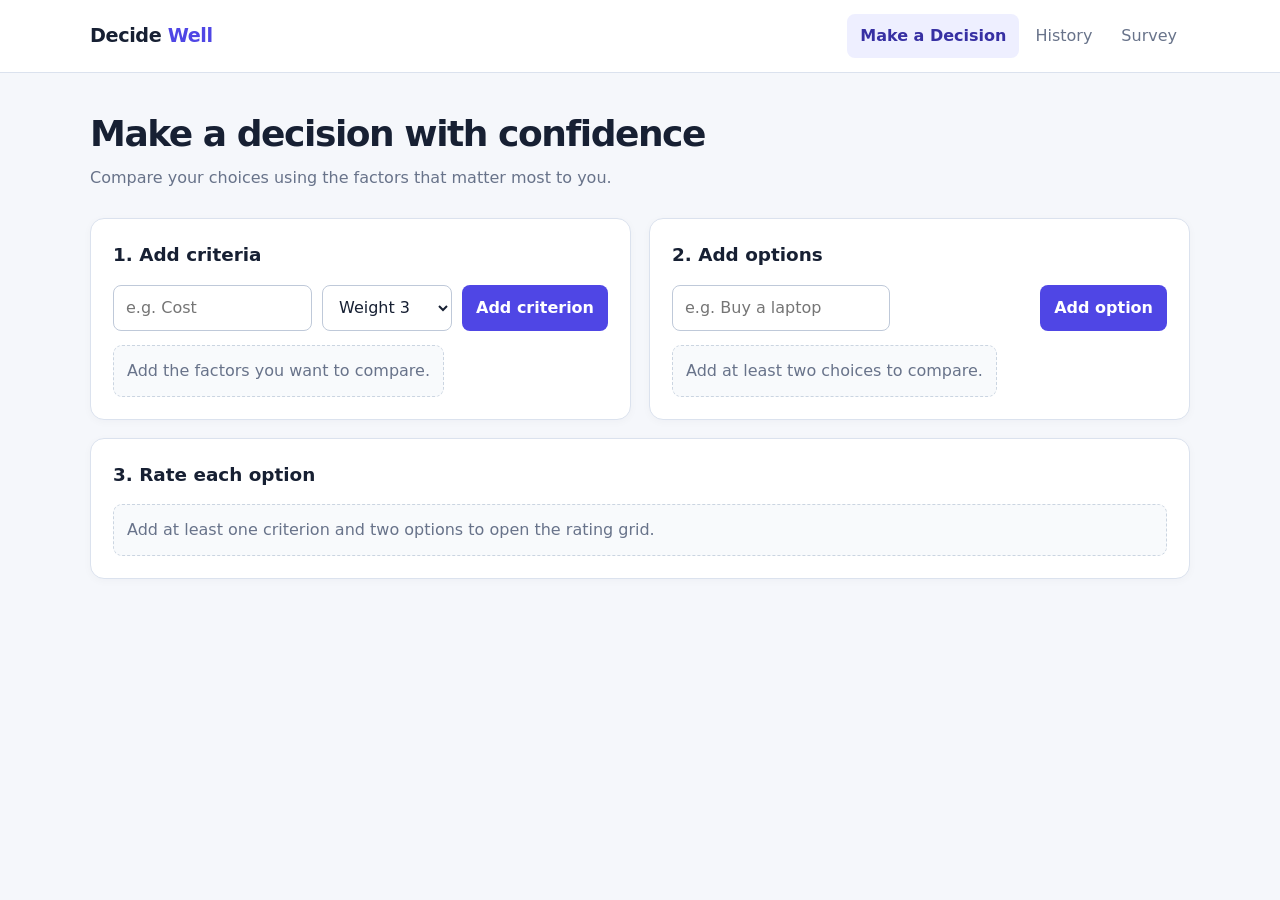
<file: index.html>
<!doctype html>
<html lang="en">
<head>
  <meta charset="utf-8">
  <meta name="viewport" content="width=device-width, initial-scale=1">
  <title>Decide Well | Student Research Tool</title>
  <style>
    :root { --accent:#4f46e5; --accent-dark:#3730a3; --ink:#172033; --muted:#68738a; --line:#dbe2ee; --bg:#f5f7fb; --card:#fff; --success:#18794e; --danger:#c43b4d; --warning:#9b6100; }
    * { box-sizing:border-box; }
    body { margin:0; color:var(--ink); background:var(--bg); font:16px/1.5 system-ui,-apple-system,BlinkMacSystemFont,"Segoe UI",sans-serif; }
    header { background:#fff; border-bottom:1px solid var(--line); position:sticky; top:0; z-index:5; }
    .header-inner, main { width:min(1100px, calc(100% - 32px)); margin:auto; }
    .header-inner { display:flex; justify-content:space-between; align-items:center; gap:20px; min-height:72px; }
    .brand { font-size:1.2rem; font-weight:800; letter-spacing:-.02em; } .brand span { color:var(--accent); }
    nav { display:flex; gap:3px; } .tab { border:0; background:transparent; color:var(--muted); cursor:pointer; font:inherit; padding:10px 13px; border-radius:8px; }
    .tab:hover, .tab.active { background:#eeefff; color:var(--accent-dark); font-weight:700; }
    main { padding:34px 0 60px; } .panel { display:none; } .panel.active { display:block; }
    h1 { font-size:clamp(1.65rem,4vw,2.25rem); letter-spacing:-.04em; margin:0 0 5px; } h2 { font-size:1.15rem; margin:0 0 16px; } .intro { color:var(--muted); margin:0 0 28px; }
    .card { background:var(--card); border:1px solid var(--line); border-radius:14px; padding:22px; margin-bottom:18px; box-shadow:0 2px 8px #19264a08; }
    .add-row { display:grid; grid-template-columns:minmax(0,1fr) 130px auto; gap:10px; } input, select, button { font:inherit; } input, select { width:100%; padding:10px 12px; border:1px solid #bfc9d9; border-radius:8px; background:#fff; color:var(--ink); } input:focus, select:focus { outline:3px solid #c7d2fe; border-color:var(--accent); }
    button { cursor:pointer; border:0; border-radius:8px; padding:10px 14px; font-weight:700; } button:focus-visible { outline:3px solid #c7d2fe; outline-offset:2px; } .primary { background:var(--accent); color:#fff; } .primary:hover { background:var(--accent-dark); } .secondary { background:#eef1f7; color:var(--ink); } .danger { background:#fff0f1; color:var(--danger); } .small { padding:7px 10px; font-size:.86rem; }
    .item-list { display:flex; flex-wrap:wrap; gap:8px; margin-top:14px; } .item { display:inline-flex; align-items:center; gap:7px; padding:7px 8px 7px 11px; background:#f0f2ff; color:#32328d; border-radius:999px; font-size:.9rem; } .item button { padding:0; background:none; color:#5359a5; font-size:1.25rem; line-height:1; }
    .hint, .empty { color:var(--muted); background:#f8fafc; border:1px dashed #cbd5e1; border-radius:9px; padding:13px; } .warning { display:none; margin:0 0 16px; padding:10px 12px; color:#8a3900; background:#fff5e8; border-left:4px solid #e89c32; border-radius:5px; } .warning.show { display:block; }
    .split { display:grid; grid-template-columns:1fr 1fr; gap:18px; } .ratings { overflow-x:auto; } table { width:100%; border-collapse:collapse; } th { color:var(--muted); font-size:.78rem; text-transform:uppercase; letter-spacing:.05em; text-align:left; } th, td { padding:12px 10px; border-bottom:1px solid var(--line); vertical-align:middle; } .ratings th, .ratings td { white-space:nowrap; } .ratings select { min-width:70px; }
    .sure-row { display:flex; align-items:center; gap:14px; } input[type="range"] { padding:0; accent-color:var(--accent); } .sure-value { color:var(--accent); font-weight:800; min-width:30px; }
    .results { display:none; } .results.show { display:block; } .score-row { display:grid; grid-template-columns:130px 1fr 55px; align-items:center; gap:10px; margin:11px 0; } .bar-track { height:28px; border-radius:6px; background:#e8ecf4; overflow:hidden; } .bar { height:100%; background:#8587d8; display:flex; align-items:center; min-width:2px; transition:width .45s ease; } .score-row.winner .bar { background:var(--success); } .winner-label { color:var(--success); font-weight:800; } .stat-grid { display:grid; grid-template-columns:repeat(4,1fr); gap:12px; margin-top:22px; } .stat { background:#f7f8ff; border:1px solid #e1e4ff; padding:15px; border-radius:10px; } .stat b { display:block; color:var(--accent-dark); font-size:1.55rem; letter-spacing:-.04em; } .stat span { color:var(--muted); font-size:.85rem; }
    .summary { display:grid; grid-template-columns:repeat(3,1fr); gap:14px; } .summary .stat { background:#fff; } .history-actions { display:flex; flex-wrap:wrap; gap:10px; justify-content:space-between; align-items:center; margin-bottom:17px; } .history-actions > div { display:flex; flex-wrap:wrap; gap:10px; } .history-table { overflow-x:auto; } .feedback { display:flex; gap:7px; align-items:center; min-width:165px; } .feedback select { padding:6px; min-width:55px; } .satisfied { color:var(--success); font-weight:700; }
    .survey-grid { display:grid; grid-template-columns:repeat(2,1fr); gap:18px; } .survey-section { grid-column:1/-1; margin:6px 0 0; padding:9px 12px; color:var(--accent-dark); background:#eef0ff; border-radius:8px; font-size:.95rem; } .field { margin-bottom:18px; } .field label:first-child, legend { display:block; font-weight:700; margin-bottom:7px; } fieldset { padding:0; margin:0; border:0; } .choices { display:flex; flex-wrap:wrap; gap:8px; } .choice { border:1px solid var(--line); border-radius:8px; padding:7px 10px; color:#43506a; cursor:pointer; } .choice input { width:auto; margin-right:5px; accent-color:var(--accent); } .survey-question.invalid { outline:3px solid #fed7aa; outline-offset:5px; border-radius:7px; } .other-input { margin-top:8px; } .thanks { display:none; color:var(--success); font-weight:700; margin-left:12px; } .thanks.show { display:inline; }
    @media (max-width:700px) { .header-inner { min-height:64px; } .brand { font-size:1rem; } .tab { font-size:.84rem; padding:8px; } main { width:min(100% - 24px,1100px); padding-top:24px; } .card { padding:16px; } .split, .survey-grid { grid-template-columns:1fr; } .stat-grid { grid-template-columns:repeat(2,1fr); } .summary { grid-template-columns:1fr; } .add-row { grid-template-columns:1fr 105px; } .add-row button { grid-column:1/-1; } .score-row { grid-template-columns:90px 1fr 42px; font-size:.86rem; } }
  </style>
</head>
<body>
  <header><div class="header-inner"><div class="brand">Decide <span>Well</span></div><nav aria-label="Main navigation"><button class="tab active" data-tab="decision">Make a Decision</button><button class="tab" data-tab="history">History</button><button class="tab" data-tab="survey">Survey</button></nav></div></header>
  <main>
    <section id="decision" class="panel active">
      <h1>Make a decision with confidence</h1><p class="intro">Compare your choices using the factors that matter most to you.</p>
      <p id="decision-warning" class="warning" role="alert"></p>
      <div class="split">
        <div class="card"><h2>1. Add criteria</h2><div class="add-row"><input id="criterion-name" maxlength="60" placeholder="e.g. Cost" aria-label="Criterion name"><select id="criterion-weight" aria-label="Criterion importance"><option value="1">Weight 1</option><option value="2">Weight 2</option><option value="3" selected>Weight 3</option><option value="4">Weight 4</option><option value="5">Weight 5</option></select><button id="add-criterion" class="primary">Add criterion</button></div><div id="criteria-list" class="item-list"><span class="hint">Add the factors you want to compare.</span></div></div>
        <div class="card"><h2>2. Add options</h2><div class="add-row"><input id="option-name" maxlength="60" placeholder="e.g. Buy a laptop" aria-label="Option name"><span></span><button id="add-option" class="primary">Add option</button></div><div id="options-list" class="item-list"><span class="hint">Add at least two choices to compare.</span></div></div>
      </div>
      <div class="card"><h2>3. Rate each option</h2><div id="ratings-empty" class="empty">Add at least one criterion and two options to open the rating grid.</div><div id="ratings-wrap" class="ratings" hidden></div></div>
      <div id="confidence-card" class="card" hidden><h2>4. Your confidence</h2><div class="sure-row"><label for="sureness">How sure are you about this decision?</label><input id="sureness" type="range" min="1" max="10" value="5"><output id="sureness-value" class="sure-value">5/10</output></div><button id="decide-button" class="primary" style="margin-top:18px">Decide</button></div>
      <div id="results" class="card results"><h2>Results</h2><p id="winner-text"></p><div id="score-chart"></div><div class="stat-grid"><div class="stat"><b id="quality-stat">—</b><span>Quality</span></div><div class="stat"><b id="certainty-stat">—</b><span>Certainty</span></div><div class="stat"><b id="clarity-stat">—</b><span>Clarity</span></div><div class="stat"><b id="dci-stat">—</b><span>Decision Confidence Index</span></div></div><p id="time-stat" class="intro" style="margin:18px 0 0"></p></div>
    </section>

    <section id="history" class="panel"><h1>Your decision history</h1><p class="intro">Review your past choices and download data for your research.</p><div id="history-summary" class="summary"></div><div class="card"><div class="history-actions"><h2 style="margin:0">Saved decisions</h2><div><button id="download-history" class="secondary">Download all data (JSON)</button><button id="clear-history" class="danger">Clear history</button></div></div><div id="history-content"></div></div></section>

    <section id="survey" class="panel"><h1>Student decision survey</h1><p class="intro">Your answers support this research project. They are saved only in this browser.</p><div class="card"><form id="survey-form"><div class="survey-grid">
      <div><div class="field"><label for="age">Age (14–24)</label><input id="age" name="age" type="number" min="14" max="24" required></div><div class="field"><fieldset><legend>How often do you feel stuck deciding what to do first?</legend><div class="choices" data-radio="stuck"><label class="choice"><input required type="radio" name="stuck" value="Never">Never</label><label class="choice"><input type="radio" name="stuck" value="Rarely">Rarely</label><label class="choice"><input type="radio" name="stuck" value="Sometimes">Sometimes</label><label class="choice"><input type="radio" name="stuck" value="Often">Often</label><label class="choice"><input type="radio" name="stuck" value="Very Often">Very Often</label></div></fieldset></div><div class="field"><fieldset><legend>How often do you delay starting because you can't decide?</legend><div class="choices"><label class="choice"><input required type="radio" name="delay" value="Never">Never</label><label class="choice"><input type="radio" name="delay" value="Rarely">Rarely</label><label class="choice"><input type="radio" name="delay" value="Sometimes">Sometimes</label><label class="choice"><input type="radio" name="delay" value="Often">Often</label><label class="choice"><input type="radio" name="delay" value="Very Often">Very Often</label></div></fieldset></div><div class="field"><label for="confidence-after">Confidence after a decision? (1–5)</label><select id="confidence-after" name="confidenceAfter" required><option value="">Select…</option><option>1</option><option>2</option><option>3</option><option>4</option><option>5</option></select></div></div>
      <div><div class="field"><fieldset><legend>Time to decide what to start?</legend><div class="choices"><label class="choice"><input required type="radio" name="decisionTime" value="under 1 min">Under 1 min</label><label class="choice"><input type="radio" name="decisionTime" value="1-5 min">1–5 min</label><label class="choice"><input type="radio" name="decisionTime" value="5-15 min">5–15 min</label><label class="choice"><input type="radio" name="decisionTime" value="more">More</label></div></fieldset></div><div class="field"><fieldset><legend>Your decision style?</legend><div class="choices"><label class="choice"><input required type="radio" name="decisionStyle" value="quick">Quick</label><label class="choice"><input type="radio" name="decisionStyle" value="compare">Compare</label><label class="choice"><input type="radio" name="decisionStyle" value="postpone">Postpone</label><label class="choice"><input type="radio" name="decisionStyle" value="ask others">Ask others</label></div></fieldset></div><div class="field"><label for="task-skill">How good are you at deciding what task to do first? (1–5)</label><select id="task-skill" name="taskSkill" required><option value="">Select…</option><option>1</option><option>2</option><option>3</option><option>4</option><option>5</option></select></div></div>
    </div><button class="primary" type="submit">Submit survey</button><span id="survey-thanks" class="thanks">Thank you—your response was saved.</span><button id="download-survey" class="secondary" type="button" style="margin-left:8px">Download survey data (JSON)</button></form></div></section>
  </main>
  <script>
    (() => {
      const HISTORY_KEY = 'decision_support_history';
      const SURVEY_KEY = 'decision_support_survey';
      let criteria = [], options = [], ratings = {}, decisionStartedAt = null;
      const $ = id => document.getElementById(id);
      const read = key => { try { return JSON.parse(localStorage.getItem(key) || '[]'); } catch { return []; } };
      const write = (key, value) => localStorage.setItem(key, JSON.stringify(value));
      const escapeHTML = text => String(text).replace(/[&<>'"]/g, c => ({'&':'&amp;','<':'&lt;','>':'&gt;',"'":'&#39;','"':'&quot;'}[c]));
      const percent = value => `${Math.round(value)}%`;
      function warning(message) { const el = $('decision-warning'); el.textContent = message; el.classList.add('show'); }
      function clearWarning() { $('decision-warning').classList.remove('show'); }
      function renderLists() {
        $('criteria-list').innerHTML = criteria.length ? criteria.map((c,i) => `<span class="item">${escapeHTML(c.name)} <b>×${c.weight}</b><button aria-label="Remove ${escapeHTML(c.name)}" data-remove-criterion="${i}">×</button></span>`).join('') : '<span class="hint">Add the factors you want to compare.</span>';
        $('options-list').innerHTML = options.length ? options.map((o,i) => `<span class="item">${escapeHTML(o)}<button aria-label="Remove ${escapeHTML(o)}" data-remove-option="${i}">×</button></span>`).join('') : '<span class="hint">Add at least two choices to compare.</span>';
        document.querySelectorAll('[data-remove-criterion]').forEach(b => b.onclick = () => { criteria.splice(+b.dataset.removeCriterion, 1); renderAll(); });
        document.querySelectorAll('[data-remove-option]').forEach(b => b.onclick = () => { options.splice(+b.dataset.removeOption, 1); if (!options.length) decisionStartedAt = null; renderAll(); });
      }
      function renderRatings() {
        const ready = criteria.length && options.length >= 2;
        $('ratings-empty').hidden = !!ready; $('ratings-wrap').hidden = !ready; $('confidence-card').hidden = !ready;
        if (!ready) return;
        let html = '<table><thead><tr><th>Option</th>' + criteria.map(c => `<th>${escapeHTML(c.name)}<br><small>weight ${c.weight}</small></th>`).join('') + '</tr></thead><tbody>';
        html += options.map((option, oi) => '<tr><td><b>' + escapeHTML(option) + '</b></td>' + criteria.map((criterion, ci) => { const key = oi + '-' + ci; const value = ratings[key] || 3; return `<td><select data-rating="${key}" aria-label="Rate ${escapeHTML(option)} on ${escapeHTML(criterion.name)}">${[1,2,3,4,5].map(n => `<option value="${n}" ${n === value ? 'selected' : ''}>${n}</option>`).join('')}</select></td>`; }).join('') + '</tr>').join('');
        $('ratings-wrap').innerHTML = html + '</tbody></table>';
        document.querySelectorAll('[data-rating]').forEach(s => s.onchange = () => ratings[s.dataset.rating] = +s.value);
      }
      function renderAll() { renderLists(); renderRatings(); }
      $('add-criterion').onclick = () => { const input = $('criterion-name'), name = input.value.trim(); if (!name) return warning('Enter a name for the criterion.'); if (criteria.some(c => c.name.toLowerCase() === name.toLowerCase())) return warning('Each criterion needs a unique name.'); criteria.push({name, weight:+$('criterion-weight').value}); input.value = ''; clearWarning(); renderAll(); };
      $('add-option').onclick = () => { const input = $('option-name'), name = input.value.trim(); if (!name) return warning('Enter a name for the option.'); if (options.some(o => o.toLowerCase() === name.toLowerCase())) return warning('Each option needs a unique name.'); options.push(name); if (!decisionStartedAt) decisionStartedAt = Date.now(); input.value = ''; clearWarning(); renderAll(); };
      ['criterion-name','option-name'].forEach(id => $(id).addEventListener('keydown', e => { if (e.key === 'Enter') { e.preventDefault(); $(id === 'criterion-name' ? 'add-criterion' : 'add-option').click(); } }));
      $('sureness').oninput = e => $('sureness-value').textContent = e.target.value + '/10';
      $('decide-button').onclick = () => {
        if (!criteria.length || options.length < 2) return warning('Add at least one criterion and two options before deciding.');
        const totalWeight = criteria.reduce((sum,c) => sum + c.weight, 0);
        const scoredOptions = options.map((name, oi) => ({ name, score: criteria.reduce((sum,c,ci) => sum + (ratings[oi+'-'+ci] || 3) * c.weight, 0) })).sort((a,b) => b.score - a.score);
        const winner = scoredOptions[0], second = scoredOptions[1];
        const quality = winner.score / (5 * totalWeight) * 100;
        const certainty = +$('sureness').value / 10 * 100;
        const clarity = (winner.score - second.score) / (4 * totalWeight) * 100;
        const dci = .4 * certainty + .35 * quality + .25 * clarity;
        const seconds = decisionStartedAt ? Math.max(1, Math.round((Date.now() - decisionStartedAt) / 1000)) : 0;
        const record = { id: Date.now(), timestamp:new Date().toISOString(), criteria:criteria.map(c=>({...c})), options:scoredOptions, winner:winner.name, decisionTimeSeconds:seconds, quality, certainty, clarity, dci, satisfaction:null };
        const history = read(HISTORY_KEY); history.push(record); write(HISTORY_KEY, history);
        $('winner-text').innerHTML = `Winner: <span class="winner-label">${escapeHTML(winner.name)}</span>`;
        $('score-chart').innerHTML = scoredOptions.map(o => `<div class="score-row ${o.name === winner.name ? 'winner' : ''}"><span>${escapeHTML(o.name)}</span><div class="bar-track"><div class="bar" style="width:${o.score/(5*totalWeight)*100}%"></div></div><b>${o.score}</b></div>`).join('');
        $('quality-stat').textContent=percent(quality); $('certainty-stat').textContent=percent(certainty); $('clarity-stat').textContent=percent(clarity); $('dci-stat').textContent=percent(dci); $('time-stat').textContent=`Decision time: ${seconds} second${seconds === 1 ? '' : 's'}.`;
        $('results').classList.add('show'); $('results').scrollIntoView({behavior:'smooth', block:'nearest'}); renderHistory();
      };
      function renderHistory() {
        const history = read(HISTORY_KEY).sort((a,b)=>b.timestamp.localeCompare(a.timestamp));
        const total = history.length, avgTime = total ? history.reduce((s,h)=>s+(+h.decisionTimeSeconds||0),0)/total : 0, avgDci = total ? history.reduce((s,h)=>s+(+h.dci||0),0)/total : 0;
        $('history-summary').innerHTML = [['Total decisions',total],['Average decision time',total ? Math.round(avgTime)+' sec':'—'],['Average DCI',total ? percent(avgDci):'—']].map(x=>`<div class="stat"><b>${x[1]}</b><span>${x[0]}</span></div>`).join('');
        $('history-content').innerHTML = history.length ? `<div class="history-table"><table><thead><tr><th>Date/time</th><th>Winner</th><th>DCI</th><th>Time</th><th>Satisfaction</th></tr></thead><tbody>${history.map(h => `<tr><td>${new Date(h.timestamp).toLocaleString()}</td><td><b>${escapeHTML(h.winner)}</b></td><td>${percent(h.dci)}</td><td>${h.decisionTimeSeconds}s</td><td>${h.satisfaction == null ? `<div class="feedback"><select data-feedback="${h.id}" aria-label="Satisfaction rating"><option value="">1–5</option>${[1,2,3,4,5].map(n=>`<option>${n}</option>`).join('')}</select><button class="primary small" data-save-feedback="${h.id}">Save feedback</button></div>` : `<span class="satisfied">${h.satisfaction}/5</span>`}</td></tr>`).join('')}</tbody></table></div>` : '<div class="empty">No decisions saved yet. Make your first decision to see it here.</div>';
        document.querySelectorAll('[data-save-feedback]').forEach(button => button.onclick = () => { const id = +button.dataset.saveFeedback, select = document.querySelector(`[data-feedback="${id}"]`); if (!select.value) return; const current = read(HISTORY_KEY); const item = current.find(h=>h.id===id); if (item) { item.satisfaction=+select.value; write(HISTORY_KEY,current); renderHistory(); } });
      }
      function download(key, filename) { const blob = new Blob([JSON.stringify(read(key), null, 2)], {type:'application/json'}), link=document.createElement('a'); link.href=URL.createObjectURL(blob); link.download=filename; document.body.appendChild(link); link.click(); link.remove(); setTimeout(()=>URL.revokeObjectURL(link.href),0); }
      $('download-history').onclick = () => download(HISTORY_KEY, 'decision_history.json');
      $('clear-history').onclick = () => { if (confirm('Clear all saved decision history? This cannot be undone.')) { localStorage.removeItem(HISTORY_KEY); renderHistory(); } };
      const surveySections = [
        ['About You', [['age','What is your age?','number'],['gender','Gender?',['Male','Female','Other','Prefer not to say']],['pending_tasks','Pending tasks per day?',['1-2','2-5','5-7','7+']]]],
        ['Daily Decisions', [['stuck_first','How often do you feel stuck deciding what to do first?',['Never','Rarely','Sometimes','Often','Very Often']],['decision_quality','Quality of your decisions?',['Very Bad','Bad','Average','Good','Very Good']],['delay_start',"How often do you delay starting because you can't decide?",['Never','Rarely','Sometimes','Often','Very Often']],['regret',"How often do you wish you'd done a different task first?",['Never','Rarely','Sometimes','Often','Very Often']],['confidence_after','Confidence after a decision?',['1','2','3','4','5']],['many_tasks','With many tasks you usually:',['easiest','urgent','whatever','freeze']],['decide_time','Time to decide what to start?',['under 1 min','1-5 min','5-15 min','more']],['choice_factors','Important factors when choosing?',['time','difficulty','deadline','mood','importance','other'],'checkbox']]],
        ['Study', [['support_areas','Areas you need most help with?',['study','daily tasks','purchases','career','social','health'],'checkbox'],['decision_style','Your decision style?',['quick','compare','postpone','ask others']],['hard_subject','Hardest subject?',['Science','Maths','Social','Languages','Business']],['study_challenges','Biggest study challenges?',['focus','time management','motivation','understanding','distractions','other'],'checkbox']]],
        ['Health & Motivation', [['health_conscious','Are you health conscious?',['1','2','3','4','5']],['exercise_freq','How often do you exercise?',['Never','Rarely','Sometimes','Often','Very Often']],['sleep_hours','Sleep hours per day?',['<4','4-6','6-8','8+']],['unmotivated_freq','How often do you feel unmotivated?',['Never','Rarely','Sometimes','Often','Very Often']],['motivator','What motivates you most?',['reward','deadline','fear','goal','other']]]],
        ['Career', [['when_unsure','When unsure you usually:',['decide','ask','postpone','over-research']],['career_priority','In career, what matters most?',['salary','passion','stability','growth']],['career_approach','How do you approach career decisions?',['plan','opportunities','others','avoid']],['decide_first_task','How good are you at deciding what task to do first?',['1','2','3','4','5']],['balance_life','Can you balance work and personal life?',['1','2','3','4','5']]]],
        ['Purchases', [['purchase_time','Time spent deciding before a purchase?',['<5min','5-30min','1-2hr','more']],['purchase_influence','What influences purchases most?',['price','quality','brand','reviews','discounts']],['hard_purchases','Hardest purchase decisions?',['gadgets','clothes','courses','gifts','food','other'],'checkbox']]],
        ['Social', [['social_challenge','Biggest social decision challenge?',['FOMO','peer pressure','timings','transport','anxiety','unsure']],['ask_friends_freq','How often do you ask friends before social decisions?',['Never','Rarely','Sometimes','Often','Very Often']]]]
      ];
      function surveyRadio(name, label, values) { return `<div class="field survey-question" data-question="${name}"><fieldset><legend>${label}</legend><div class="choices">${values.map((value,i) => `<label class="choice"><input ${i===0?'required':''} type="radio" name="${name}" value="${value}">${value}</label>`).join('')}</div></fieldset></div>`; }
      function surveyCheckboxes(name, label, values) { const hasOther=values.includes('other'); return `<div class="field survey-question" data-question="${name}" data-checkbox-group="true"><fieldset><legend>${label}</legend><div class="choices">${values.map(value => `<label class="choice"><input type="checkbox" name="${name}" value="${value}">${value}</label>`).join('')}</div>${hasOther?`<input class="other-input" type="text" name="${name}_other" maxlength="120" placeholder="If other, please specify">`:''}</fieldset></div>`; }
      function renderSurvey() {
        const form=$('survey-form');
        let html='<div class="survey-grid">';
        surveySections.forEach(([heading, questions]) => { html+=`<h2 class="survey-section">${heading}</h2>`; questions.forEach(([name,label,values,type]) => { html += type==='checkbox' ? surveyCheckboxes(name,label,values) : values==='number' ? `<div class="field survey-question" data-question="age"><label for="age">What is your age?</label><input id="age" name="age" type="number" min="14" max="24" required></div>` : surveyRadio(name,label,values); }); });
        form.innerHTML=html+'</div><button class="primary" type="submit">Submit survey</button><span id="survey-thanks" class="thanks">Thank you—your response was saved.</span><button id="download-survey" class="secondary" type="button" style="margin-left:8px">Download survey data (JSON)</button>';
      }
      function validateSurvey(form) {
        const questions=[...form.querySelectorAll('.survey-question')];
        questions.forEach(q=>q.classList.remove('invalid'));
        for (const question of questions) {
          const checkboxGroup=question.dataset.checkboxGroup;
          const field=question.querySelector('input,select');
          let valid=checkboxGroup ? !!question.querySelector('input[type="checkbox"]:checked') : field.type==='radio' ? !!question.querySelector('input[type="radio"]:checked') : field.checkValidity();
          if (valid && checkboxGroup) { const other=question.querySelector('input[value="other"]'); const otherInput=question.querySelector('.other-input'); if (other && other.checked && !otherInput.value.trim()) valid=false; }
          if (!valid) { question.classList.add('invalid'); question.scrollIntoView({behavior:'smooth',block:'center'}); setTimeout(()=>field.focus(),350); return false; }
        }
        const age=+$('age').value; if (age<14 || age>24) { const q=$('age').closest('.survey-question'); q.classList.add('invalid'); q.scrollIntoView({behavior:'smooth',block:'center'}); $('age').focus(); return false; } return true;
      }
      renderSurvey();
      $('survey-form').onsubmit = event => { event.preventDefault(); const form=event.currentTarget; if (!validateSurvey(form)) return; const formData=new FormData(form); const response={id:Date.now(),timestamp:new Date().toISOString()}; surveySections.forEach(([,questions])=>questions.forEach(([name,,values,type])=>{ if (values==='number') response[name]=+formData.get(name); else if (type==='checkbox') { response[name]=formData.getAll(name); const other=(formData.get(name+'_other') || '').trim(); if (other) response[name]=response[name].filter(value=>value!=='other').concat('other: '+other); } else response[name]=formData.get(name); })); const data=read(SURVEY_KEY); data.push(response); write(SURVEY_KEY,data); form.reset(); $('survey-thanks').classList.add('show'); };
      $('download-survey').onclick = () => download(SURVEY_KEY, 'survey_responses.json');
      document.querySelectorAll('.tab').forEach(tab => tab.onclick = () => { document.querySelectorAll('.tab,.panel').forEach(el=>el.classList.remove('active')); tab.classList.add('active'); $(tab.dataset.tab).classList.add('active'); if(tab.dataset.tab==='history') renderHistory(); });
      renderAll(); renderHistory();
    })();
  </script>
</body>
</html>
</file>
